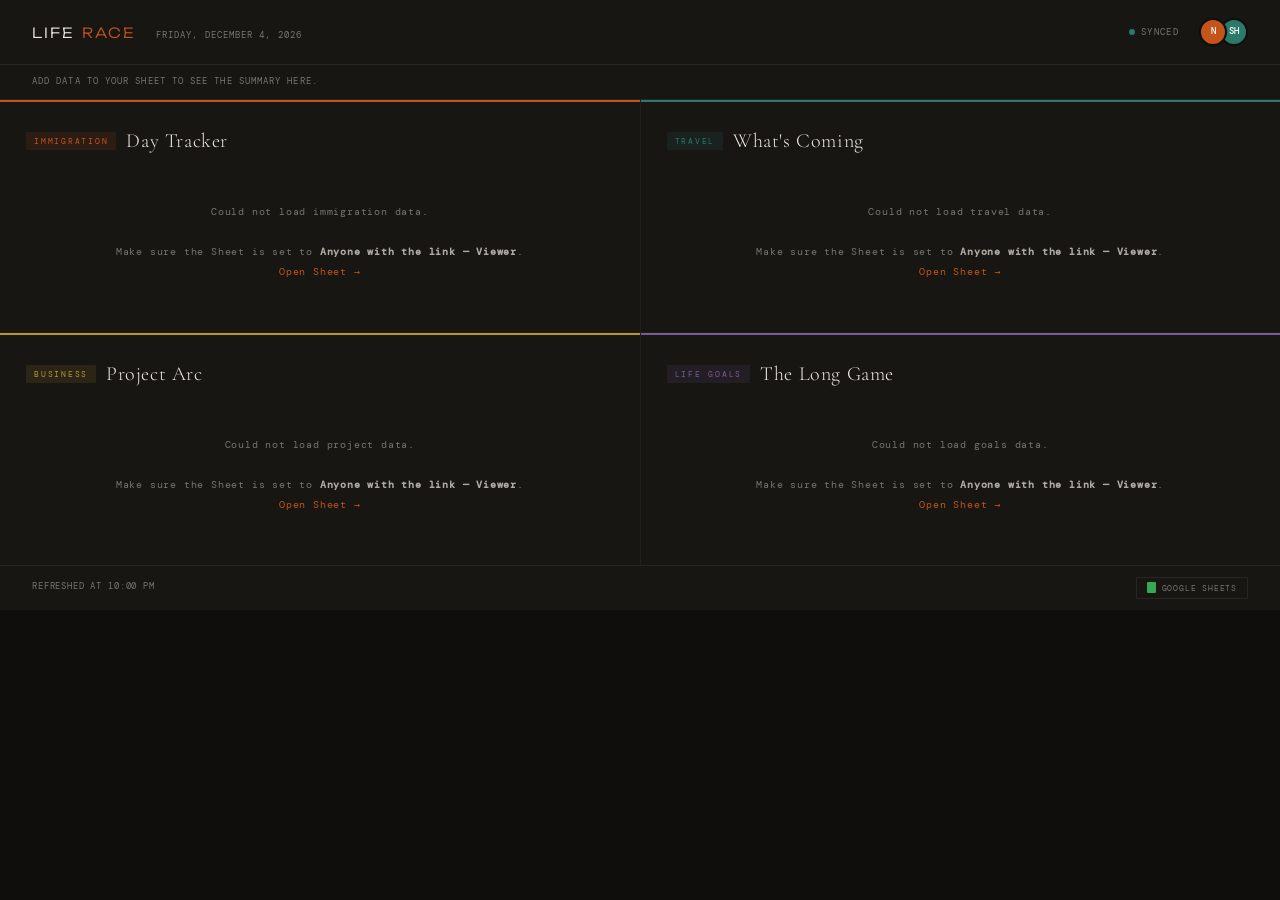
<file: index.html>
<!DOCTYPE html>
<html lang="en">
<head>
<meta charset="UTF-8">
<meta name="viewport" content="width=device-width, initial-scale=1.0">
<title>Life Race</title>
<link rel="preconnect" href="https://fonts.googleapis.com">
<link href="https://fonts.googleapis.com/css2?family=Cormorant+Garamond:ital,wght@0,300;0,400;0,600;1,300;1,400&family=DM+Mono:wght@300;400;500&family=Unbounded:wght@300;400&display=swap" rel="stylesheet">
<style>
  :root {
    --bg:#0F0E0C; --surface:#171613; --surface-2:#1E1C19;
    --border:rgba(255,255,255,0.07); --border-strong:rgba(255,255,255,0.14);
    --text:#EDE8DF; --text-dim:rgba(237,232,223,0.45); --text-mid:rgba(237,232,223,0.7);
    --immigration:#C4541A; --immigration-soft:rgba(196,84,26,0.12);
    --travel:#2A7A6A; --travel-soft:rgba(42,122,106,0.12);
    --gantt:#B8962E; --gantt-soft:rgba(184,150,46,0.12);
    --goals:#7A5A9A; --goals-soft:rgba(122,90,154,0.12);
    --warn:#E53935;
  }
  *{margin:0;padding:0;box-sizing:border-box;}
  body{background:var(--bg);color:var(--text);font-family:'DM Mono',monospace;font-size:12px;min-height:100vh;line-height:1.5;}
  /* HEADER */
  .header{display:flex;align-items:center;justify-content:space-between;padding:18px 32px;border-bottom:1px solid var(--border);background:var(--surface);position:sticky;top:0;z-index:50;}
  .header-left{display:flex;align-items:baseline;gap:20px;}
  .logo{font-family:'Unbounded',sans-serif;font-size:14px;font-weight:300;letter-spacing:0.15em;text-transform:uppercase;}
  .logo span{color:var(--immigration);}
  .header-date{font-size:9px;letter-spacing:0.12em;color:var(--text-dim);text-transform:uppercase;}
  .header-right{display:flex;align-items:center;gap:20px;}
  .avatar-group{display:flex;}
  .avatar{width:28px;height:28px;border-radius:50%;border:2px solid var(--bg);display:flex;align-items:center;justify-content:center;font-size:9px;font-weight:500;}
  .avatar-1{background:var(--immigration);color:#fff;margin-right:-7px;z-index:2;}
  .avatar-2{background:var(--travel);color:#fff;}
  .sync-btn{display:flex;align-items:center;gap:6px;font-size:9px;letter-spacing:0.15em;color:var(--text-dim);text-transform:uppercase;cursor:pointer;transition:color 0.2s;background:none;border:none;font-family:inherit;}
  .sync-btn:hover{color:var(--text);}
  .dot{width:6px;height:6px;border-radius:50%;background:var(--travel);animation:pulse 2s ease-in-out infinite;}
  .dot.loading{background:var(--gantt);animation:none;opacity:0.7;}
  .dot.error{background:var(--warn);animation:none;}
  @keyframes pulse{0%,100%{opacity:1;}50%{opacity:0.4;}}
  /* STATUS BAR */
  .status-bar{background:var(--surface);border-bottom:1px solid var(--border);padding:10px 32px;display:flex;align-items:center;gap:22px;font-size:9px;letter-spacing:0.12em;color:var(--text-dim);text-transform:uppercase;overflow-x:auto;}
  .status-item strong{color:var(--text-mid);}
  .status-item.alert{color:var(--warn);}
  .status-item.alert strong{color:var(--warn);}
  .status-divider{width:1px;height:12px;background:var(--border-strong);flex-shrink:0;}
  /* GRID */
  .dashboard{display:grid;grid-template-columns:1fr 1fr;gap:1px;background:var(--border);}
  /* MODULE */
  .module{background:var(--surface);padding:26px;position:relative;overflow:hidden;animation:fadeIn 0.5s ease forwards;opacity:0;}
  .module:nth-child(1){animation-delay:0.05s;} .module:nth-child(2){animation-delay:0.12s;}
  .module:nth-child(3){animation-delay:0.19s;} .module:nth-child(4){animation-delay:0.26s;}
  @keyframes fadeIn{from{opacity:0;transform:translateY(10px);}to{opacity:1;transform:translateY(0);}}
  .module::before{content:'';position:absolute;top:0;left:0;right:0;height:2px;}
  .module-immigration::before{background:var(--immigration);}
  .module-travel::before{background:var(--travel);}
  .module-gantt::before{background:var(--gantt);}
  .module-goals::before{background:var(--goals);}
  .module-label{display:flex;align-items:center;gap:10px;margin-bottom:22px;}
  .module-tag{font-size:8px;letter-spacing:0.22em;text-transform:uppercase;padding:3px 8px;border-radius:1px;}
  .tag-immigration{background:var(--immigration-soft);color:var(--immigration);}
  .tag-travel{background:var(--travel-soft);color:var(--travel);}
  .tag-gantt{background:var(--gantt-soft);color:var(--gantt);}
  .tag-goals{background:var(--goals-soft);color:var(--goals);}
  .module-title{font-family:'Cormorant Garamond',serif;font-size:20px;font-weight:300;letter-spacing:0.03em;flex:1;}
  .last-sync{font-size:8px;color:var(--text-dim);letter-spacing:0.08em;}
  /* SHIMMER */
  .shimmer{background:linear-gradient(90deg,var(--surface-2) 25%,rgba(255,255,255,0.04) 50%,var(--surface-2) 75%);background-size:200% 100%;animation:shimmer 1.4s infinite;border-radius:2px;height:13px;margin-bottom:9px;}
  @keyframes shimmer{0%{background-position:200% 0;}100%{background-position:-200% 0;}}
  /* ERROR */
  .error-msg{padding:24px;text-align:center;color:var(--text-dim);font-size:10px;letter-spacing:0.08em;line-height:2;}
  .error-msg a{color:var(--immigration);text-decoration:none;}
  .error-msg strong{color:var(--text-mid);}
  /* IMMIGRATION */
  .imm-grid{display:grid;grid-template-columns:1fr 1fr;gap:12px;margin-bottom:20px;}
  .country-block{background:var(--surface-2);border:1px solid var(--border);padding:14px;border-radius:2px;}
  .country-flag{font-size:17px;margin-bottom:7px;}
  .country-name{font-size:8.5px;letter-spacing:0.2em;text-transform:uppercase;color:var(--text-dim);margin-bottom:3px;}
  .country-days{font-family:'Cormorant Garamond',serif;font-size:34px;font-weight:300;line-height:1;margin-bottom:3px;}
  .country-days.warn{color:var(--immigration);} .country-days.ok{color:var(--travel);}
  .country-limit{font-size:8.5px;color:var(--text-dim);}
  .progress-bar{height:3px;background:var(--border-strong);border-radius:2px;margin-top:9px;overflow:hidden;}
  .progress-fill{height:100%;border-radius:2px;transition:width 0.8s ease;}
  .fill-warn{background:var(--immigration);} .fill-ok{background:var(--travel);}
  .imm-log-label{font-size:8px;letter-spacing:0.2em;text-transform:uppercase;color:var(--text-dim);margin-bottom:9px;border-top:1px solid var(--border);padding-top:14px;}
  .imm-entry{display:flex;align-items:center;gap:9px;padding:7px 0;border-bottom:1px solid var(--border);font-size:9.5px;}
  .imm-entry:last-child{border-bottom:none;}
  .imm-flag{font-size:12px;} .imm-who{color:var(--text-mid);min-width:44px;} .imm-dates{color:var(--text-dim);flex:1;}
  .imm-dur{font-family:'Cormorant Garamond',serif;font-size:15px;font-weight:300;}
  /* TRAVEL */
  .travel-timeline{position:relative;padding-left:18px;margin-bottom:18px;}
  .travel-timeline::before{content:'';position:absolute;left:3px;top:8px;bottom:8px;width:1px;background:var(--border-strong);}
  .trip-item{position:relative;margin-bottom:18px;padding-left:14px;}
  .trip-item::before{content:'';position:absolute;left:-15px;top:5px;width:8px;height:8px;border-radius:50%;border:1px solid var(--travel);background:var(--bg);}
  .trip-item.current::before{background:var(--travel);}
  .trip-date{font-size:8.5px;letter-spacing:0.1em;color:var(--text-dim);text-transform:uppercase;margin-bottom:2px;}
  .trip-dest{font-family:'Cormorant Garamond',serif;font-size:17px;font-weight:400;margin-bottom:3px;}
  .trip-meta{display:flex;align-items:center;gap:8px;flex-wrap:wrap;}
  .trip-tag{padding:1px 6px;border-radius:1px;font-size:8px;letter-spacing:0.1em;text-transform:uppercase;}
  .trip-tag-work{background:var(--gantt-soft);color:var(--gantt);}
  .trip-tag-personal{background:var(--travel-soft);color:var(--travel);}
  .trip-tag-both{background:var(--goals-soft);color:var(--goals);}
  .trip-tag-holiday{background:var(--travel-soft);color:var(--travel);}
  .trip-tag-current{background:var(--immigration-soft);color:var(--immigration);}
  .trip-notes{font-size:8.5px;color:var(--text-dim);font-style:italic;}
  .travel-stats{display:grid;grid-template-columns:1fr 1fr 1fr;gap:8px;border-top:1px solid var(--border);padding-top:14px;}
  .stat-block{background:var(--surface-2);padding:10px;border-radius:2px;text-align:center;}
  .stat-num{font-family:'Cormorant Garamond',serif;font-size:24px;font-weight:300;color:var(--travel);display:block;}
  .stat-label{font-size:8px;letter-spacing:0.12em;text-transform:uppercase;color:var(--text-dim);}
  /* GANTT */
  .gantt-header-row{display:grid;margin-bottom:5px;}
  .gantt-month{font-size:7.5px;letter-spacing:0.12em;text-transform:uppercase;color:var(--text-dim);text-align:center;}
  .gantt-row{display:flex;align-items:center;margin-bottom:9px;gap:10px;}
  .gantt-name{font-size:9.5px;color:var(--text-mid);width:130px;flex-shrink:0;white-space:nowrap;overflow:hidden;text-overflow:ellipsis;}
  .gantt-track{flex:1;height:22px;background:var(--surface-2);border-radius:2px;position:relative;overflow:hidden;}
  .gantt-bar{position:absolute;height:100%;border-radius:2px;display:flex;align-items:center;padding:0 7px;font-size:8px;letter-spacing:0.06em;white-space:nowrap;overflow:hidden;}
  .gantt-today{position:absolute;top:0;bottom:0;width:1px;background:rgba(255,255,255,0.25);z-index:2;}
  .gantt-today::before{content:'NOW';position:absolute;top:-14px;left:3px;font-size:6.5px;letter-spacing:0.15em;color:rgba(255,255,255,0.3);}
  .gantt-legend{display:flex;gap:14px;margin-top:14px;border-top:1px solid var(--border);padding-top:12px;flex-wrap:wrap;}
  .legend-item{display:flex;align-items:center;gap:5px;font-size:8.5px;color:var(--text-dim);}
  .legend-dot{width:8px;height:8px;border-radius:1px;}
  .status-active{background:rgba(196,84,26,0.6);color:#fff;}
  .status-planning{background:rgba(184,150,46,0.6);color:#fff;}
  .status-ongoing{background:rgba(122,90,154,0.6);color:#fff;}
  .status-upcoming{background:rgba(42,122,106,0.45);color:rgba(237,232,223,0.8);}
  .status-complete{background:rgba(255,255,255,0.08);color:var(--text-dim);}
  .status-hold{background:rgba(255,255,255,0.05);color:var(--text-dim);}
  /* GOALS */
  .goals-grid{display:grid;grid-template-columns:1fr 1fr;gap:10px;}
  .goal-card{background:var(--surface-2);border:1px solid var(--border);padding:14px;border-radius:2px;position:relative;overflow:hidden;}
  .goal-bar{position:absolute;bottom:0;left:0;right:0;height:2px;background:var(--goals);opacity:0.5;transform-origin:left;transition:transform 0.7s ease;}
  .goal-horizon{font-size:7.5px;letter-spacing:0.2em;text-transform:uppercase;color:var(--goals);margin-bottom:7px;}
  .goal-title{font-family:'Cormorant Garamond',serif;font-size:14px;font-weight:400;line-height:1.3;margin-bottom:6px;}
  .goal-owner{font-size:8px;color:var(--text-dim);letter-spacing:0.08em;margin-bottom:5px;}
  .goal-footer{display:flex;justify-content:space-between;font-size:8.5px;}
  .goal-pct{color:var(--goals);font-weight:500;}
  .goal-next{color:var(--text-dim);font-style:italic;font-size:8px;max-width:120px;white-space:nowrap;overflow:hidden;text-overflow:ellipsis;}
  .goal-add{background:transparent;border:1px dashed var(--border-strong);padding:14px;border-radius:2px;display:flex;align-items:center;justify-content:center;color:var(--text-dim);font-size:8.5px;letter-spacing:0.15em;text-transform:uppercase;gap:6px;}
  /* BOTTOM */
  .bottom-bar{background:var(--surface);border-top:1px solid var(--border);padding:11px 32px;display:flex;align-items:center;font-size:8.5px;letter-spacing:0.1em;color:var(--text-dim);text-transform:uppercase;}
  .sheets-badge{margin-left:auto;display:flex;align-items:center;gap:6px;padding:4px 10px;border:1px solid var(--border);border-radius:1px;font-size:8px;letter-spacing:0.1em;}
  .sheets-icon{width:9px;height:11px;background:#34A853;border-radius:1px;display:inline-block;}
  @media(max-width:860px){.dashboard{grid-template-columns:1fr;}.imm-grid{grid-template-columns:1fr 1fr;}.goals-grid{grid-template-columns:1fr;}}
</style>
</head>
<body>
<div class="header">
  <div class="header-left">
    <div class="logo">Life <span>Race</span></div>
    <div class="header-date" id="headerDate"></div>
  </div>
  <div class="header-right">
    <button class="sync-btn" onclick="loadAll()">
      <span class="dot" id="syncDot"></span>
      <span id="syncLabel">Synced</span>
    </button>
    <div class="avatar-group">
      <div class="avatar avatar-1">N</div>
      <div class="avatar avatar-2">SH</div>
    </div>
  </div>
</div>
<div class="status-bar" id="statusBar">
  <div class="status-item">Loading your data...</div>
</div>
<div class="dashboard">
  <div class="module module-immigration">
    <div class="module-label">
      <span class="module-tag tag-immigration">Immigration</span>
      <span class="module-title">Day Tracker</span>
      <span class="last-sync" id="immSync"></span>
    </div>
    <div id="immContent">
      <div class="shimmer" style="width:100%;height:88px;margin-bottom:12px"></div>
      <div class="shimmer" style="width:80%"></div><div class="shimmer" style="width:60%"></div>
    </div>
  </div>
  <div class="module module-travel">
    <div class="module-label">
      <span class="module-tag tag-travel">Travel</span>
      <span class="module-title">What's Coming</span>
      <span class="last-sync" id="travelSync"></span>
    </div>
    <div id="travelContent">
      <div class="shimmer" style="width:70%"></div>
      <div class="shimmer" style="width:90%"></div>
      <div class="shimmer" style="width:55%"></div>
    </div>
  </div>
  <div class="module module-gantt">
    <div class="module-label">
      <span class="module-tag tag-gantt">Business</span>
      <span class="module-title">Project Arc</span>
      <span class="last-sync" id="ganttSync"></span>
    </div>
    <div id="ganttContent">
      <div class="shimmer" style="width:100%;height:22px;margin-bottom:9px"></div>
      <div class="shimmer" style="width:100%;height:22px;margin-bottom:9px"></div>
      <div class="shimmer" style="width:100%;height:22px;margin-bottom:9px"></div>
    </div>
  </div>
  <div class="module module-goals">
    <div class="module-label">
      <span class="module-tag tag-goals">Life Goals</span>
      <span class="module-title">The Long Game</span>
      <span class="last-sync" id="goalsSync"></span>
    </div>
    <div id="goalsContent">
      <div class="shimmer" style="width:100%;height:80px;margin-bottom:10px"></div>
      <div class="shimmer" style="width:100%;height:80px"></div>
    </div>
  </div>
</div>
<div class="bottom-bar">
  <span id="bottomLeft">Loading...</span>
  <div class="sheets-badge">
    <span class="sheets-icon"></span>
    Google Sheets
  </div>
</div>
<script>
const SHEET_ID = '1ROd9AGUCHXEBxj_q9t9yEvuMy_MzefqXTnSeMK-Njcw';
const LIMIT = 182;
const today = new Date();
today.setHours(0,0,0,0);
function parseDate(v) {
  if (!v) return null;
  const m = String(v).match(/Date\((\d+),(\d+),(\d+)\)/);
  if (m) return new Date(+m[1], +m[2], +m[3]);
  const d = new Date(v);
  return isNaN(d) ? null : d;
}
function fmt(d) {
  if (!d) return '';
  return d.toLocaleDateString('en-GB',{day:'numeric',month:'short',year:'2-digit'});
}
function diff(a,b) {
  if (!a||!b) return 0;
  return Math.max(0, Math.round((b-a)/86400000));
}
async function fetchSheet(tab) {
  const url = `https://docs.google.com/spreadsheets/d/${SHEET_ID}/gviz/tq?tqx=out:json&sheet=${encodeURIComponent(tab)}&tq=select%20*`;
  const res = await fetch(url);
  if (!res.ok) throw new Error('fetch failed');
  const text = await res.text();
  const json = JSON.parse(text.match(/setResponse\(([\s\S]*)\)/)[1]);
  if (!json.table) throw new Error('no table');
  // DEBUG: log raw column headers and first 3 data rows
  console.group(`[LifeRace] Sheet: ${tab}`);
  console.log('COLUMNS:', (json.table.cols||[]).map((c,i)=>i+':'+c.label));
  console.log('TOTAL ROWS:', (json.table.rows||[]).length);
  console.log('ROW 0:', (json.table.rows[0]?.c||[]).map(c=>c?.v));
  console.log('ROW 1:', (json.table.rows[1]?.c||[]).map(c=>c?.v));
  console.log('ROW 2:', (json.table.rows[2]?.c||[]).map(c=>c?.v));
  console.groupEnd();
  const rows = [];
  (json.table.rows||[]).forEach((row,i) => {
    if (i < 4) return; // skip 4 header rows
    const cells = (row.c||[]).map(c=>c?c.v:null);
    if (cells.some(c=>c!==null&&c!=='')) rows.push(cells);
  });
  return rows;
}
function errHTML(msg) {
  return `<div class="error-msg">${msg}<br><br>
    Make sure the Sheet is set to <strong>Anyone with the link — Viewer</strong>.<br>
    <a href="https://docs.google.com/spreadsheets/d/${SHEET_ID}" target="_blank">Open Sheet &#x2192;</a></div>`;
}
function setSyncing() { document.getElementById('syncDot').className='dot loading'; document.getElementById('syncLabel').textContent='Syncing...'; }
function setSynced()  { document.getElementById('syncDot').className='dot'; document.getElementById('syncLabel').textContent='Synced'; }
function setError()   { document.getElementById('syncDot').className='dot error'; document.getElementById('syncLabel').textContent='Error — check sharing'; }
// ── IMMIGRATION ──────────────────────────────────────────────────────────
async function loadImmigration() {
  try {
    const rows = await fetchSheet('🛂 Immigration');
    // cols: 1=Person,2=CountryText,3=CountryDrop,4=Arrival,5=Departure,6=Days,7=Notes

    // Read pre-computed totals from Immigration tab M5 (US) and M6 (Canada)
    const totalsUrl = `https://docs.google.com/spreadsheets/d/${SHEET_ID}/gviz/tq?tqx=out:json&sheet=${encodeURIComponent('🛂 Immigration')}&range=M5:M6`;
    const totalsRes = await fetch(totalsUrl);
    const totalsText = await totalsRes.text();
    const totalsJson = JSON.parse(totalsText.match(/setResponse\(([\s\S]*)\)/)[1]);
    const totalsRows = totalsJson.table ? (totalsJson.table.rows||[]) : [];
    const usUsed = Math.round(parseFloat(totalsRows[0]?.c?.[0]?.v) || 0);
    const caUsed = Math.round(parseFloat(totalsRows[1]?.c?.[0]?.v) || 0);

    const stays = [];
    rows.forEach(r => {
      const person  = r[1]||'';
      const country = r[3]||r[2]||'';
      const arrival = parseDate(r[4]);
      const depart  = parseDate(r[5]);
      if (!arrival) return;
      const dep = depart||today;
      const days = diff(arrival, dep);
      stays.push({person,country,arrival,depart,days,notes:r[7]||''});
    });
    const usPct  = usUsed/LIMIT;
    const caPct  = caUsed/LIMIT;
    const recent = stays.filter(s=>s.arrival).sort((a,b)=>b.arrival-a.arrival).slice(0,4);
    let html = `<div class="imm-grid">
      <div class="country-block">
        <div class="country-flag">&#x1F1FA;&#x1F1F8;</div>
        <div class="country-name">United States</div>
        <div class="country-days ${usPct>0.8?'warn':'ok'}">${usUsed}</div>
        <div class="country-limit">of ${LIMIT} days this year</div>
        <div class="progress-bar"><div class="progress-fill ${usPct>0.8?'fill-warn':'fill-ok'}" style="width:${Math.min(usPct*100,100).toFixed(1)}%"></div></div>
      </div>
      <div class="country-block">
        <div class="country-flag">&#x1F1E8;&#x1F1E6;</div>
        <div class="country-name">Canada</div>
        <div class="country-days ${caPct>0.8?'warn':'ok'}">${caUsed}</div>
        <div class="country-limit">of ${LIMIT} days this year</div>
        <div class="progress-bar"><div class="progress-fill ${caPct>0.8?'fill-warn':'fill-ok'}" style="width:${Math.min(caPct*100,100).toFixed(1)}%"></div></div>
      </div>
    </div>
    <div class="imm-log-label">Recent stays</div>`;
    recent.forEach(s => {
      const flag = s.country.includes('Canada')?'&#x1F1E8;&#x1F1E6;':s.country.includes('United')?'&#x1F1FA;&#x1F1F8;':'&#x1F30D;';
      html += `<div class="imm-entry">
        <span class="imm-flag">${flag}</span>
        <span class="imm-who">${s.person||'&#x2014;'}</span>
        <span class="imm-dates">${fmt(s.arrival)} &#x2013; ${s.depart?fmt(s.depart):'Present'}</span>
        <span class="imm-dur">${s.days}d</span>
      </div>`;
    });
    document.getElementById('immContent').innerHTML = html;
    document.getElementById('immSync').textContent = 'Live';
    return { usUsed, caUsed, usLeft:LIMIT-usUsed, caLeft:LIMIT-caUsed, usPct };
  } catch(e) {
    document.getElementById('immContent').innerHTML = errHTML('Could not load immigration data.');
    return null;
  }
}
// ── TRAVEL ───────────────────────────────────────────────────────────────
async function loadTravel() {
  try {
    const rows = await fetchSheet('✈️ Travel');
    // cols: 1=Traveler,2=Destination,3=Departure,4=Return,5=Type,6=Nights,7=Notes
    const trips = rows.map(r=>({
      traveler: r[1]||'',
      dest:     r[2]||'',
      dep:      parseDate(r[3]),
      ret:      parseDate(r[4]),
      type:     (r[5]||'').toLowerCase(),
      notes:    r[7]||''
    })).filter(t=>t.dest&&t.dep);
    trips.sort((a,b)=>a.dep-b.dep);
    const upcoming = trips.filter(t=>!t.ret||t.ret>=today);
    const totalNights = trips.reduce((s,t)=>s+(t.ret&&t.dep?diff(t.dep,t.ret):0),0);
    const countrySet = new Set(trips.map(t=>t.dest.split(',').pop().trim()));
    let html = '<div class="travel-timeline">';
    const show = upcoming.slice(0,5);
    if (!show.length) {
      html += '<div style="color:var(--text-dim);font-size:10px;padding:16px 0 16px 14px;">No upcoming trips logged yet.</div>';
    }
    show.forEach(t => {
      const isCurrent = t.dep<=today&&(!t.ret||t.ret>=today);
      const nights = t.ret?diff(t.dep,t.ret):null;
      const typeKey = t.type.replace(/\s+/g,'-')||'personal';
      html += `<div class="trip-item ${isCurrent?'current':''}">
        <div class="trip-date">${fmt(t.dep)}${t.ret?' &#x2014; '+fmt(t.ret):''}</div>
        <div class="trip-dest">${t.dest}</div>
        <div class="trip-meta">
          ${isCurrent?'<span class="trip-tag trip-tag-current">Current</span>':`<span class="trip-tag trip-tag-${typeKey}">${t.type||'Trip'}</span>`}
          ${nights?`<span class="trip-notes">${nights} nights</span>`:''}
          ${t.notes?`<span class="trip-notes">${t.notes}</span>`:''}
        </div>
      </div>`;
    });
    html += `</div>
    <div class="travel-stats">
      <div class="stat-block"><span class="stat-num">${upcoming.length}</span><span class="stat-label">Upcoming</span></div>
      <div class="stat-block"><span class="stat-num">${countrySet.size}</span><span class="stat-label">Countries</span></div>
      <div class="stat-block"><span class="stat-num">${totalNights}</span><span class="stat-label">Nights planned</span></div>
    </div>`;
    document.getElementById('travelContent').innerHTML = html;
    document.getElementById('travelSync').textContent = 'Live';
    return { nextTrip: upcoming[0]||null };
  } catch(e) {
    document.getElementById('travelContent').innerHTML = errHTML('Could not load travel data.');
    return null;
  }
}
// ── PROJECTS ─────────────────────────────────────────────────────────────
async function loadProjects() {
  try {
    const rows = await fetchSheet('📋 Projects');
    // cols: 1=Lead,2=Name,3=Start,4=End,5=Status,6=Duration,7=Notes
    const projects = rows.map(r=>({
      lead:   r[1]||'',
      name:   r[2]||'',
      start:  parseDate(r[3]),
      end:    parseDate(r[4]),
      status: (r[5]||'active').toLowerCase(),
      notes:  r[7]||''
    })).filter(p=>p.name&&p.start);
    const winStart = new Date(today.getFullYear(),today.getMonth(),1);
    const winEnd   = new Date(today.getFullYear(),today.getMonth()+6,0);
    const winDays  = diff(winStart,winEnd);
    const todayPct = (diff(winStart,today)/winDays*100).toFixed(1);
    const months = [];
    for(let m=0;m<6;m++){
      const d = new Date(winStart.getFullYear(),winStart.getMonth()+m,1);
      months.push(d.toLocaleDateString('en-US',{month:'short'}));
    }
    const statusClass = {
      'active':'status-active','planning':'status-planning','ongoing':'status-ongoing',
      'upcoming':'status-upcoming','complete':'status-complete','on hold':'status-hold'
    };
    let html = `<div class="gantt-header-row" style="display:grid;grid-template-columns:130px repeat(6,1fr);margin-bottom:6px;">
      <div></div>${months.map(m=>`<div class="gantt-month">${m}</div>`).join('')}
    </div>`;
    projects.slice(0,7).forEach(p=>{
      const s = p.start<winStart?winStart:p.start;
      const e = !p.end||p.end>winEnd?winEnd:p.end;
      const left = Math.max(0,diff(winStart,s)/winDays*100);
      const width = Math.min(100-left,Math.max(4,diff(s,e)/winDays*100));
      const cls = statusClass[p.status]||'status-active';
      html += `<div class="gantt-row">
        <div class="gantt-name" title="${p.lead?p.lead+': ':'' }${p.name}">${p.name}</div>
        <div class="gantt-track">
          <div class="gantt-today" style="left:${todayPct}%"></div>
          <div class="gantt-bar ${cls}" style="left:${left.toFixed(1)}%;width:${width.toFixed(1)}%">${p.name}</div>
        </div>
      </div>`;
    });
    html += `<div class="gantt-legend">
      <div class="legend-item"><div class="legend-dot" style="background:rgba(196,84,26,0.6)"></div>Active</div>
      <div class="legend-item"><div class="legend-dot" style="background:rgba(184,150,46,0.6)"></div>Planning</div>
      <div class="legend-item"><div class="legend-dot" style="background:rgba(42,122,106,0.45)"></div>Upcoming</div>
      <div class="legend-item"><div class="legend-dot" style="background:rgba(122,90,154,0.6)"></div>Ongoing</div>
    </div>`;
    document.getElementById('ganttContent').innerHTML = html;
    document.getElementById('ganttSync').textContent = 'Live';
    return { activeCount: projects.filter(p=>p.status==='active').length };
  } catch(e) {
    document.getElementById('ganttContent').innerHTML = errHTML('Could not load project data.');
    return null;
  }
}
// ── GOALS ────────────────────────────────────────────────────────────────
async function loadGoals() {
  try {
    const rows = await fetchSheet('🎯 Goals');
    // cols: 1=Owner,2=Goal,3=Horizon,4=Progress,5=TargetDate,6=Notes
    const goals = rows.map(r=>({
      owner:    r[1]||'',
      goal:     r[2]||'',
      horizon:  r[3]||'',
      progress: parseFloat(r[4])||0,
      notes:    r[6]||''
    })).filter(g=>g.goal);
    let html = '<div class="goals-grid">';
    goals.slice(0,6).forEach(g=>{
      const pct = Math.min(100,Math.round(g.progress<=1?g.progress*100:g.progress));
      html += `<div class="goal-card">
        <div class="goal-bar" style="transform:scaleX(${pct/100})"></div>
        <div class="goal-horizon">${g.horizon}</div>
        <div class="goal-title">${g.goal}</div>
        <div class="goal-owner">${g.owner}</div>
        <div class="goal-footer">
          <span class="goal-pct">${pct}%</span>
          <span class="goal-next">${g.notes}</span>
        </div>
      </div>`;
    });
    if(goals.length<4) html+='<div class="goal-add">+ Add goals in Sheet</div>';
    html+='</div>';
    document.getElementById('goalsContent').innerHTML = html;
    document.getElementById('goalsSync').textContent = 'Live';
    return { total:goals.length, inMotion:goals.filter(g=>{const p=g.progress<=1?g.progress*100:g.progress;return p>10;}).length };
  } catch(e) {
    document.getElementById('goalsContent').innerHTML = errHTML('Could not load goals data.');
    return null;
  }
}
// ── STATUS BAR ───────────────────────────────────────────────────────────
function buildStatus(imm,travel,projects,goals) {
  const parts = [];
  if(imm){
    if(imm.usPct>0.8) parts.push(`<div class="status-item alert">&#x26A0; US: <strong>${imm.usLeft} days left</strong></div><div class="status-divider"></div>`);
    else parts.push(`<div class="status-item">&#x1F1FA;&#x1F1F8; US: <strong>${imm.usLeft} days left</strong></div><div class="status-divider"></div>`);
    parts.push(`<div class="status-item">&#x1F1E8;&#x1F1E6; CA: <strong>${imm.caLeft} days left</strong></div><div class="status-divider"></div>`);
  }
  if(travel&&travel.nextTrip){
    const t=travel.nextTrip;
    const da=diff(today,t.dep);
    const when=da===0?'Today':da===1?'Tomorrow':`in ${da} days`;
    parts.push(`<div class="status-item">Next trip: <strong>${t.dest.split(',')[0]} &#x2014; ${when}</strong></div><div class="status-divider"></div>`);
  }
  if(projects) parts.push(`<div class="status-item">Active projects: <strong>${projects.activeCount}</strong></div><div class="status-divider"></div>`);
  if(goals)    parts.push(`<div class="status-item">Goals in motion: <strong>${goals.inMotion} of ${goals.total}</strong></div>`);
  document.getElementById('statusBar').innerHTML = parts.join('')||'<div class="status-item">Add data to your Sheet to see the summary here.</div>';
  document.getElementById('bottomLeft').textContent = `Refreshed at ${new Date().toLocaleTimeString('en-US',{hour:'2-digit',minute:'2-digit'})}`;
}
// ── LOAD ALL ─────────────────────────────────────────────────────────────
async function loadAll() {
  setSyncing();
  try {
    const [imm,travel,projects,goals] = await Promise.all([
      loadImmigration(), loadTravel(), loadProjects(), loadGoals()
    ]);
    buildStatus(imm,travel,projects,goals);
    setSynced();
  } catch(e) {
    setError();
  }
}
// ── INIT ─────────────────────────────────────────────────────────────────
const DAYS=['Sunday','Monday','Tuesday','Wednesday','Thursday','Friday','Saturday'];
const MONTHS=['January','February','March','April','May','June','July','August','September','October','November','December'];
document.getElementById('headerDate').textContent=`${DAYS[today.getDay()]}, ${MONTHS[today.getMonth()]} ${today.getDate()}, ${today.getFullYear()}`;
loadAll();
setInterval(loadAll, 5*60*1000);
</script>
</body>
</html>
</file>
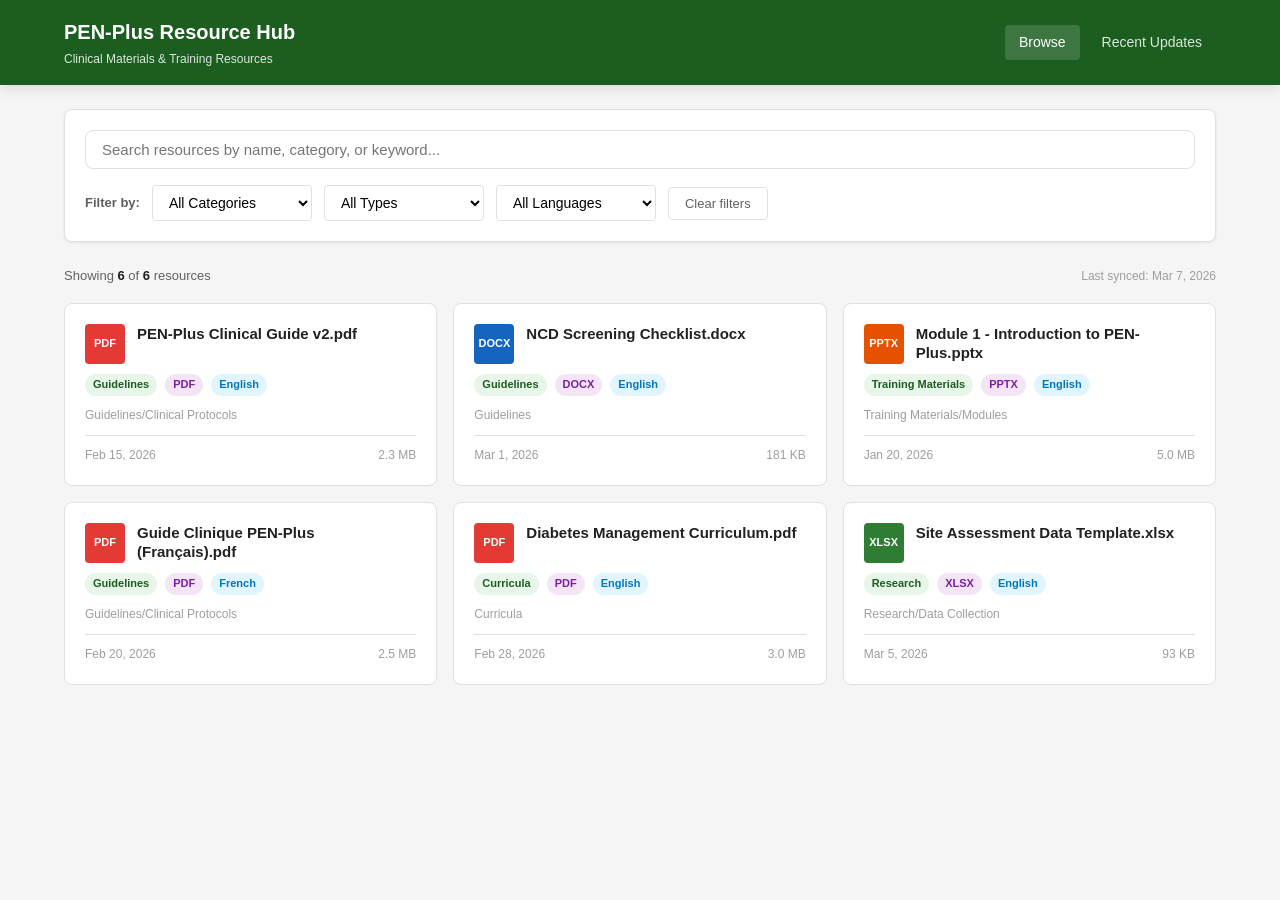
<file: clinical-resources/index.html>
<!DOCTYPE html>
<html lang="en">
<head>
  <meta charset="UTF-8">
  <meta name="viewport" content="width=device-width, initial-scale=1.0">
  <title>PEN-Plus Clinical Resource Hub</title>
  <link rel="stylesheet" href="css/styles.css">
</head>
<body>
  <header class="site-header">
    <div class="header-inner">
      <div>
        <div class="site-title"><a href="index.html">PEN-Plus Resource Hub</a></div>
        <div class="site-subtitle">Clinical Materials &amp; Training Resources</div>
      </div>
      <nav>
        <a href="index.html" class="active">Browse</a>
        <a href="updates.html">Recent Updates</a>
      </nav>
    </div>
  </header>

  <main class="container">
    <!-- Controls -->
    <div class="controls">
      <div class="search-row">
        <input type="text" id="search-input" class="search-input"
               placeholder="Search resources by name, category, or keyword...">
      </div>
      <div class="filter-row">
        <label>Filter by:</label>
        <select id="filter-category" class="filter-select" data-default="All Categories"></select>
        <select id="filter-type" class="filter-select" data-default="All Types"></select>
        <select id="filter-language" class="filter-select" data-default="All Languages"></select>
        <button id="btn-clear" class="btn-clear">Clear filters</button>
      </div>
    </div>

    <!-- Stats -->
    <div class="stats-bar">
      <span id="stats-count"></span>
      <span id="sync-info" class="sync-info"></span>
    </div>

    <!-- Loading -->
    <div id="loading" class="loading">
      <div class="spinner"></div>
      <p>Loading resources...</p>
    </div>

    <!-- Resource Grid -->
    <div id="resource-grid" class="resource-grid"></div>
  </main>

  <script src="js/app.js"></script>
  <script>ResourceHub.initBrowsePage();</script>
</body>
</html>
</file>
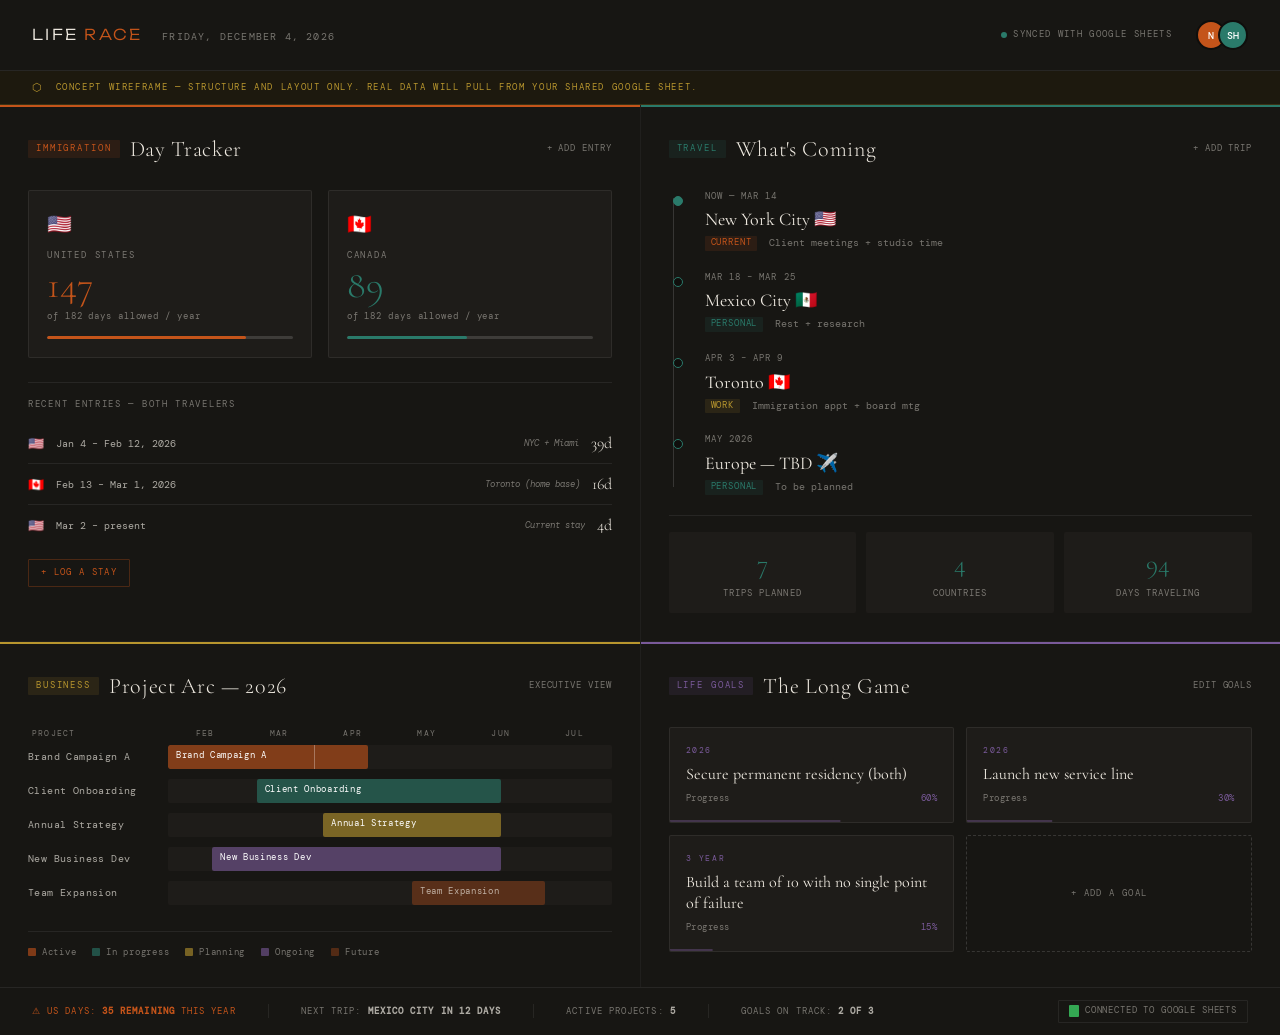
<file: life-race-wireframe.html>
<!DOCTYPE html>
<html lang="en">
<head>
<meta charset="UTF-8">
<meta name="viewport" content="width=device-width, initial-scale=1.0">
<title>Life Race — Wireframe</title>
<link rel="preconnect" href="https://fonts.googleapis.com">
<link href="https://fonts.googleapis.com/css2?family=Cormorant+Garamond:ital,wght@0,300;0,400;0,600;1,300;1,400&family=DM+Mono:wght@300;400;500&family=Unbounded:wght@300;400&display=swap" rel="stylesheet">
<style>
  :root {
    --bg: #0F0E0C;
    --surface: #171613;
    --surface-2: #1E1C19;
    --border: rgba(255,255,255,0.07);
    --border-strong: rgba(255,255,255,0.14);
    --text: #EDE8DF;
    --text-dim: rgba(237,232,223,0.45);
    --text-mid: rgba(237,232,223,0.7);
    /* Module accent colors */
    --immigration: #C4541A;
    --immigration-soft: rgba(196,84,26,0.12);
    --travel: #2A7A6A;
    --travel-soft: rgba(42,122,106,0.12);
    --gantt: #B8962E;
    --gantt-soft: rgba(184,150,46,0.12);
    --goals: #7A5A9A;
    --goals-soft: rgba(122,90,154,0.12);
  }
  * { margin: 0; padding: 0; box-sizing: border-box; }
  body {
    background: var(--bg);
    color: var(--text);
    font-family: 'DM Mono', monospace;
    font-size: 12px;
    min-height: 100vh;
    line-height: 1.5;
  }
  /* HEADER */
  .header {
    display: flex;
    align-items: center;
    justify-content: space-between;
    padding: 20px 32px;
    border-bottom: 1px solid var(--border);
    background: var(--surface);
  }
  .header-left {
    display: flex;
    align-items: baseline;
    gap: 20px;
  }
  .logo {
    font-family: 'Unbounded', sans-serif;
    font-size: 15px;
    font-weight: 300;
    letter-spacing: 0.15em;
    text-transform: uppercase;
    color: var(--text);
  }
  .logo span {
    color: var(--immigration);
  }
  .header-date {
    font-size: 10px;
    letter-spacing: 0.12em;
    color: var(--text-dim);
    text-transform: uppercase;
  }
  .header-right {
    display: flex;
    align-items: center;
    gap: 24px;
  }
  .avatar-group {
    display: flex;
    align-items: center;
    gap: -4px;
  }
  .avatar {
    width: 30px;
    height: 30px;
    border-radius: 50%;
    border: 2px solid var(--bg);
    display: flex;
    align-items: center;
    justify-content: center;
    font-size: 10px;
    font-weight: 500;
    letter-spacing: 0.05em;
  }
  .avatar-1 { background: var(--immigration); color: #fff; margin-right: -8px; }
  .avatar-2 { background: var(--travel); color: #fff; }
  .live-dot {
    display: flex;
    align-items: center;
    gap: 6px;
    font-size: 9px;
    letter-spacing: 0.15em;
    color: var(--text-dim);
    text-transform: uppercase;
  }
  .dot {
    width: 6px;
    height: 6px;
    border-radius: 50%;
    background: var(--travel);
    animation: pulse 2s ease-in-out infinite;
  }
  @keyframes pulse {
    0%, 100% { opacity: 1; }
    50% { opacity: 0.4; }
  }
  /* WIREFRAME LABEL */
  .wireframe-banner {
    background: rgba(184,150,46,0.08);
    border-bottom: 1px solid rgba(184,150,46,0.2);
    padding: 8px 32px;
    display: flex;
    align-items: center;
    gap: 12px;
    font-size: 9px;
    letter-spacing: 0.18em;
    text-transform: uppercase;
    color: var(--gantt);
  }
  .wireframe-banner::before {
    content: '⬡';
    font-size: 11px;
  }
  /* MAIN LAYOUT */
  .dashboard {
    display: grid;
    grid-template-columns: 1fr 1fr;
    grid-template-rows: auto auto;
    gap: 1px;
    background: var(--border);
    min-height: calc(100vh - 100px);
  }
  /* MODULE BASE */
  .module {
    background: var(--surface);
    padding: 28px;
    position: relative;
    overflow: hidden;
  }
  .module::before {
    content: '';
    position: absolute;
    top: 0;
    left: 0;
    right: 0;
    height: 2px;
  }
  .module-immigration::before { background: var(--immigration); }
  .module-travel::before { background: var(--travel); }
  .module-gantt::before { background: var(--gantt); }
  .module-goals::before { background: var(--goals); }
  .module-label {
    display: flex;
    align-items: center;
    gap: 10px;
    margin-bottom: 24px;
  }
  .module-tag {
    font-size: 8.5px;
    letter-spacing: 0.22em;
    text-transform: uppercase;
    padding: 3px 8px;
    border-radius: 1px;
  }
  .tag-immigration { background: var(--immigration-soft); color: var(--immigration); }
  .tag-travel { background: var(--travel-soft); color: var(--travel); }
  .tag-gantt { background: var(--gantt-soft); color: var(--gantt); }
  .tag-goals { background: var(--goals-soft); color: var(--goals); }
  .module-title {
    font-family: 'Cormorant Garamond', serif;
    font-size: 22px;
    font-weight: 300;
    letter-spacing: 0.03em;
    color: var(--text);
    flex: 1;
  }
  .module-note {
    font-size: 9px;
    letter-spacing: 0.1em;
    color: var(--text-dim);
    text-transform: uppercase;
    cursor: pointer;
    transition: color 0.2s;
  }
  .module-note:hover { color: var(--text-mid); }
  /* ---- IMMIGRATION MODULE ---- */
  .imm-grid {
    display: grid;
    grid-template-columns: 1fr 1fr;
    gap: 16px;
    margin-bottom: 24px;
  }
  .country-block {
    background: var(--surface-2);
    border: 1px solid var(--border);
    padding: 18px;
    border-radius: 2px;
    position: relative;
  }
  .country-flag {
    font-size: 20px;
    margin-bottom: 10px;
  }
  .country-name {
    font-size: 9px;
    letter-spacing: 0.2em;
    text-transform: uppercase;
    color: var(--text-dim);
    margin-bottom: 4px;
  }
  .country-days {
    font-family: 'Cormorant Garamond', serif;
    font-size: 38px;
    font-weight: 300;
    line-height: 1;
    margin-bottom: 6px;
  }
  .country-days.warn { color: var(--immigration); }
  .country-days.ok { color: var(--travel); }
  .country-limit {
    font-size: 9px;
    color: var(--text-dim);
    letter-spacing: 0.1em;
  }
  .progress-bar {
    height: 3px;
    background: var(--border-strong);
    border-radius: 2px;
    margin-top: 12px;
    overflow: hidden;
  }
  .progress-fill {
    height: 100%;
    border-radius: 2px;
    transition: width 0.6s ease;
  }
  .fill-warn { background: var(--immigration); }
  .fill-ok { background: var(--travel); }
  .imm-log {
    border-top: 1px solid var(--border);
    padding-top: 16px;
  }
  .imm-log-label {
    font-size: 8.5px;
    letter-spacing: 0.2em;
    text-transform: uppercase;
    color: var(--text-dim);
    margin-bottom: 12px;
  }
  .imm-entry {
    display: flex;
    align-items: center;
    gap: 12px;
    padding: 8px 0;
    border-bottom: 1px solid var(--border);
    font-size: 10px;
  }
  .imm-entry:last-child { border-bottom: none; }
  .imm-flag { font-size: 13px; }
  .imm-dates { color: var(--text-mid); flex: 1; }
  .imm-dur {
    font-family: 'Cormorant Garamond', serif;
    font-size: 16px;
    font-weight: 300;
    color: var(--text);
  }
  .imm-note-inline {
    font-size: 9px;
    color: var(--text-dim);
    font-style: italic;
  }
  .add-btn {
    display: inline-flex;
    align-items: center;
    gap: 6px;
    margin-top: 14px;
    font-size: 9px;
    letter-spacing: 0.15em;
    text-transform: uppercase;
    color: var(--immigration);
    cursor: pointer;
    border: 1px solid rgba(196,84,26,0.3);
    padding: 6px 12px;
    border-radius: 1px;
    transition: all 0.2s;
  }
  .add-btn:hover { background: var(--immigration-soft); }
  /* ---- TRAVEL MODULE ---- */
  .travel-timeline {
    position: relative;
    padding-left: 20px;
    margin-bottom: 20px;
  }
  .travel-timeline::before {
    content: '';
    position: absolute;
    left: 4px;
    top: 8px;
    bottom: 8px;
    width: 1px;
    background: var(--border-strong);
  }
  .trip-item {
    position: relative;
    margin-bottom: 20px;
    padding-left: 16px;
  }
  .trip-item::before {
    content: '';
    position: absolute;
    left: -16px;
    top: 6px;
    width: 8px;
    height: 8px;
    border-radius: 50%;
    border: 1px solid var(--travel);
    background: var(--bg);
  }
  .trip-item.current::before {
    background: var(--travel);
  }
  .trip-date {
    font-size: 9px;
    letter-spacing: 0.12em;
    color: var(--text-dim);
    text-transform: uppercase;
    margin-bottom: 3px;
  }
  .trip-dest {
    font-family: 'Cormorant Garamond', serif;
    font-size: 18px;
    font-weight: 400;
    margin-bottom: 3px;
  }
  .trip-meta {
    font-size: 9.5px;
    color: var(--text-dim);
    display: flex;
    gap: 12px;
  }
  .trip-tag {
    padding: 1px 6px;
    border-radius: 1px;
    font-size: 8.5px;
    letter-spacing: 0.1em;
    text-transform: uppercase;
  }
  .trip-tag-work { background: var(--gantt-soft); color: var(--gantt); }
  .trip-tag-personal { background: var(--travel-soft); color: var(--travel); }
  .trip-tag-current { background: var(--immigration-soft); color: var(--immigration); }
  .year-counter {
    display: grid;
    grid-template-columns: 1fr 1fr 1fr;
    gap: 10px;
    border-top: 1px solid var(--border);
    padding-top: 16px;
    margin-top: 4px;
  }
  .year-stat {
    background: var(--surface-2);
    padding: 12px;
    border-radius: 2px;
    text-align: center;
  }
  .year-stat-num {
    font-family: 'Cormorant Garamond', serif;
    font-size: 26px;
    font-weight: 300;
    display: block;
    color: var(--travel);
  }
  .year-stat-label {
    font-size: 8.5px;
    letter-spacing: 0.12em;
    text-transform: uppercase;
    color: var(--text-dim);
  }
  /* ---- GANTT MODULE ---- */
  .gantt-wrap {
    overflow-x: auto;
  }
  .gantt-months {
    display: grid;
    grid-template-columns: 140px repeat(6, 1fr);
    gap: 0;
    margin-bottom: 6px;
  }
  .gantt-month {
    font-size: 8px;
    letter-spacing: 0.15em;
    text-transform: uppercase;
    color: var(--text-dim);
    text-align: center;
    padding: 0 4px;
  }
  .gantt-month:first-child { text-align: left; }
  .gantt-today-line {
    position: relative;
  }
  .gantt-row {
    display: grid;
    grid-template-columns: 140px repeat(6, 1fr);
    gap: 0;
    margin-bottom: 10px;
    align-items: center;
  }
  .gantt-project-name {
    font-size: 10px;
    color: var(--text-mid);
    letter-spacing: 0.04em;
    padding-right: 12px;
    white-space: nowrap;
    overflow: hidden;
    text-overflow: ellipsis;
  }
  .gantt-cells {
    grid-column: 2 / -1;
    display: grid;
    grid-template-columns: repeat(6, 1fr);
    height: 24px;
    background: var(--surface-2);
    border-radius: 2px;
    position: relative;
    overflow: hidden;
  }
  .gantt-bar {
    position: absolute;
    height: 100%;
    border-radius: 2px;
    display: flex;
    align-items: center;
    padding: 0 8px;
    font-size: 8.5px;
    letter-spacing: 0.08em;
    white-space: nowrap;
    overflow: hidden;
    text-overflow: ellipsis;
  }
  .bar-1 { background: rgba(196,84,26,0.6); color: #fff; left: 0; width: 45%; }
  .bar-2 { background: rgba(42,122,106,0.6); color: #fff; left: 20%; width: 55%; }
  .bar-3 { background: rgba(184,150,46,0.6); color: #fff; left: 35%; width: 40%; }
  .bar-4 { background: rgba(122,90,154,0.6); color: #fff; left: 10%; width: 65%; }
  .bar-5 { background: rgba(196,84,26,0.35); color: var(--text-mid); left: 55%; width: 30%; }
  .gantt-today {
    position: absolute;
    top: 0;
    bottom: 0;
    width: 1px;
    background: rgba(255,255,255,0.3);
    left: 33%;
    z-index: 2;
  }
  .gantt-today::before {
    content: 'TODAY';
    position: absolute;
    top: -16px;
    left: 4px;
    font-size: 7px;
    letter-spacing: 0.15em;
    color: rgba(255,255,255,0.4);
  }
  .gantt-legend {
    display: flex;
    gap: 16px;
    margin-top: 16px;
    flex-wrap: wrap;
    border-top: 1px solid var(--border);
    padding-top: 14px;
  }
  .legend-item {
    display: flex;
    align-items: center;
    gap: 6px;
    font-size: 9px;
    color: var(--text-dim);
    letter-spacing: 0.08em;
  }
  .legend-dot {
    width: 8px;
    height: 8px;
    border-radius: 1px;
  }
  /* ---- GOALS MODULE ---- */
  .goals-grid {
    display: grid;
    grid-template-columns: 1fr 1fr;
    gap: 12px;
  }
  .goal-card {
    background: var(--surface-2);
    border: 1px solid var(--border);
    padding: 16px;
    border-radius: 2px;
    position: relative;
    overflow: hidden;
  }
  .goal-card::after {
    content: '';
    position: absolute;
    bottom: 0;
    left: 0;
    right: 0;
    height: 2px;
    background: var(--goals);
    opacity: 0.4;
    transform: scaleX(var(--progress, 0.5));
    transform-origin: left;
    transition: transform 0.6s ease;
  }
  .goal-horizon {
    font-size: 8px;
    letter-spacing: 0.2em;
    text-transform: uppercase;
    color: var(--goals);
    margin-bottom: 8px;
  }
  .goal-title {
    font-family: 'Cormorant Garamond', serif;
    font-size: 16px;
    font-weight: 400;
    line-height: 1.3;
    margin-bottom: 8px;
    color: var(--text);
  }
  .goal-progress-label {
    font-size: 9px;
    color: var(--text-dim);
    letter-spacing: 0.06em;
    display: flex;
    justify-content: space-between;
  }
  .goal-progress-label span { color: var(--goals); }
  .goal-add {
    background: transparent;
    border: 1px dashed var(--border-strong);
    padding: 16px;
    border-radius: 2px;
    display: flex;
    align-items: center;
    justify-content: center;
    cursor: pointer;
    color: var(--text-dim);
    font-size: 9px;
    letter-spacing: 0.15em;
    text-transform: uppercase;
    transition: all 0.2s;
    gap: 8px;
  }
  .goal-add:hover {
    border-color: var(--goals);
    color: var(--goals);
    background: var(--goals-soft);
  }
  /* BOTTOM STATUS BAR */
  .status-bar {
    background: var(--surface);
    border-top: 1px solid var(--border);
    padding: 12px 32px;
    display: flex;
    align-items: center;
    gap: 32px;
    font-size: 9px;
    letter-spacing: 0.12em;
    color: var(--text-dim);
    text-transform: uppercase;
  }
  .status-item strong { color: var(--text-mid); }
  .status-item.alert { color: var(--immigration); }
  .status-item.alert strong { color: var(--immigration); }
  .status-divider {
    width: 1px;
    height: 14px;
    background: var(--border);
  }
  .status-bar-right {
    margin-left: auto;
    display: flex;
    align-items: center;
    gap: 8px;
  }
  .sheets-badge {
    display: flex;
    align-items: center;
    gap: 6px;
    padding: 4px 10px;
    border: 1px solid var(--border);
    border-radius: 1px;
    font-size: 8.5px;
    letter-spacing: 0.1em;
  }
  .sheets-icon {
    width: 10px;
    height: 12px;
    background: #34A853;
    border-radius: 1px;
    display: inline-block;
  }
  /* ANNOTATIONS */
  .annotation {
    position: absolute;
    font-size: 8.5px;
    letter-spacing: 0.08em;
    color: var(--gantt);
    background: rgba(184,150,46,0.08);
    border: 1px solid rgba(184,150,46,0.2);
    padding: 4px 8px;
    border-radius: 1px;
    max-width: 160px;
    line-height: 1.4;
    pointer-events: none;
  }
  .annotation::before {
    content: '↳ ';
    opacity: 0.6;
  }
  /* ENTRY ANIMATIONS */
  .module {
    animation: fadeIn 0.4s ease forwards;
    opacity: 0;
  }
  .module:nth-child(1) { animation-delay: 0.05s; }
  .module:nth-child(2) { animation-delay: 0.12s; }
  .module:nth-child(3) { animation-delay: 0.19s; }
  .module:nth-child(4) { animation-delay: 0.26s; }
  @keyframes fadeIn {
    from { opacity: 0; transform: translateY(8px); }
    to { opacity: 1; transform: translateY(0); }
  }
  @media (max-width: 900px) {
    .dashboard { grid-template-columns: 1fr; }
    .imm-grid { grid-template-columns: 1fr 1fr; }
    .goals-grid { grid-template-columns: 1fr; }
  }
</style>
</head>
<body>
<!-- HEADER -->
<div class="header">
  <div class="header-left">
    <div class="logo">Life <span>Race</span></div>
    <div class="header-date" id="headerDate"></div>
  </div>
  <div class="header-right">
    <div class="live-dot"><span class="dot"></span> Synced with Google Sheets</div>
    <div class="avatar-group">
      <div class="avatar avatar-1">N</div>
      <div class="avatar avatar-2">SH</div>
    </div>
  </div>
</div>
<!-- WIREFRAME NOTICE -->
<div class="wireframe-banner">
  Concept wireframe — structure and layout only. Real data will pull from your shared Google Sheet.
</div>
<!-- DASHBOARD -->
<div class="dashboard">
  <!-- MODULE 1: IMMIGRATION -->
  <div class="module module-immigration">
    <div class="module-label">
      <span class="module-tag tag-immigration">Immigration</span>
      <span class="module-title">Day Tracker</span>
      <span class="module-note">+ Add Entry</span>
    </div>
    <div class="imm-grid">
      <div class="country-block">
        <div class="country-flag">🇺🇸</div>
        <div class="country-name">United States</div>
        <div class="country-days warn">147</div>
        <div class="country-limit">of 182 days allowed / year</div>
        <div class="progress-bar">
          <div class="progress-fill fill-warn" style="width: 81%"></div>
        </div>
      </div>
      <div class="country-block">
        <div class="country-flag">🇨🇦</div>
        <div class="country-name">Canada</div>
        <div class="country-days ok">89</div>
        <div class="country-limit">of 182 days allowed / year</div>
        <div class="progress-bar">
          <div class="progress-fill fill-ok" style="width: 49%"></div>
        </div>
      </div>
    </div>
    <div class="imm-log">
      <div class="imm-log-label">Recent entries — both travelers</div>
      <div class="imm-entry">
        <span class="imm-flag">🇺🇸</span>
        <span class="imm-dates">Jan 4 – Feb 12, 2026</span>
        <span class="imm-note-inline">NYC + Miami</span>
        <span class="imm-dur">39d</span>
      </div>
      <div class="imm-entry">
        <span class="imm-flag">🇨🇦</span>
        <span class="imm-dates">Feb 13 – Mar 1, 2026</span>
        <span class="imm-note-inline">Toronto (home base)</span>
        <span class="imm-dur">16d</span>
      </div>
      <div class="imm-entry">
        <span class="imm-flag">🇺🇸</span>
        <span class="imm-dates">Mar 2 – present</span>
        <span class="imm-note-inline">Current stay</span>
        <span class="imm-dur">4d</span>
      </div>
    </div>
    <div class="add-btn">+ Log a stay</div>
  </div>
  <!-- MODULE 2: TRAVEL -->
  <div class="module module-travel">
    <div class="module-label">
      <span class="module-tag tag-travel">Travel</span>
      <span class="module-title">What's Coming</span>
      <span class="module-note">+ Add Trip</span>
    </div>
    <div class="travel-timeline">
      <div class="trip-item current">
        <div class="trip-date">Now — Mar 14</div>
        <div class="trip-dest">New York City 🇺🇸</div>
        <div class="trip-meta">
          <span class="trip-tag trip-tag-current">Current</span>
          <span>Client meetings + studio time</span>
        </div>
      </div>
      <div class="trip-item">
        <div class="trip-date">Mar 18 – Mar 25</div>
        <div class="trip-dest">Mexico City 🇲🇽</div>
        <div class="trip-meta">
          <span class="trip-tag trip-tag-personal">Personal</span>
          <span>Rest + research</span>
        </div>
      </div>
      <div class="trip-item">
        <div class="trip-date">Apr 3 – Apr 9</div>
        <div class="trip-dest">Toronto 🇨🇦</div>
        <div class="trip-meta">
          <span class="trip-tag trip-tag-work">Work</span>
          <span>Immigration appt + board mtg</span>
        </div>
      </div>
      <div class="trip-item">
        <div class="trip-date">May 2026</div>
        <div class="trip-dest">Europe — TBD ✈️</div>
        <div class="trip-meta">
          <span class="trip-tag trip-tag-personal">Personal</span>
          <span>To be planned</span>
        </div>
      </div>
    </div>
    <div class="year-counter">
      <div class="year-stat">
        <span class="year-stat-num">7</span>
        <span class="year-stat-label">Trips planned</span>
      </div>
      <div class="year-stat">
        <span class="year-stat-num">4</span>
        <span class="year-stat-label">Countries</span>
      </div>
      <div class="year-stat">
        <span class="year-stat-num">94</span>
        <span class="year-stat-label">Days traveling</span>
      </div>
    </div>
  </div>
  <!-- MODULE 3: GANTT -->
  <div class="module module-gantt">
    <div class="module-label">
      <span class="module-tag tag-gantt">Business</span>
      <span class="module-title">Project Arc — 2026</span>
      <span class="module-note">Executive view</span>
    </div>
    <div class="gantt-wrap">
      <div class="gantt-months">
        <div class="gantt-month">Project</div>
        <div class="gantt-month">Feb</div>
        <div class="gantt-month">Mar</div>
        <div class="gantt-month">Apr</div>
        <div class="gantt-month">May</div>
        <div class="gantt-month">Jun</div>
        <div class="gantt-month">Jul</div>
      </div>
      <div class="gantt-row">
        <div class="gantt-project-name">Brand Campaign A</div>
        <div class="gantt-cells">
          <div class="gantt-today"></div>
          <div class="gantt-bar bar-1">Brand Campaign A</div>
        </div>
      </div>
      <div class="gantt-row">
        <div class="gantt-project-name">Client Onboarding</div>
        <div class="gantt-cells">
          <div class="gantt-bar bar-2">Client Onboarding</div>
        </div>
      </div>
      <div class="gantt-row">
        <div class="gantt-project-name">Annual Strategy</div>
        <div class="gantt-cells">
          <div class="gantt-bar bar-3">Annual Strategy</div>
        </div>
      </div>
      <div class="gantt-row">
        <div class="gantt-project-name">New Business Dev</div>
        <div class="gantt-cells">
          <div class="gantt-bar bar-4">New Business Dev</div>
        </div>
      </div>
      <div class="gantt-row">
        <div class="gantt-project-name">Team Expansion</div>
        <div class="gantt-cells">
          <div class="gantt-bar bar-5">Team Expansion</div>
        </div>
      </div>
    </div>
    <div class="gantt-legend">
      <div class="legend-item"><div class="legend-dot" style="background:rgba(196,84,26,0.6)"></div>Active</div>
      <div class="legend-item"><div class="legend-dot" style="background:rgba(42,122,106,0.6)"></div>In progress</div>
      <div class="legend-item"><div class="legend-dot" style="background:rgba(184,150,46,0.6)"></div>Planning</div>
      <div class="legend-item"><div class="legend-dot" style="background:rgba(122,90,154,0.6)"></div>Ongoing</div>
      <div class="legend-item"><div class="legend-dot" style="background:rgba(196,84,26,0.35)"></div>Future</div>
    </div>
  </div>
  <!-- MODULE 4: GOALS -->
  <div class="module module-goals">
    <div class="module-label">
      <span class="module-tag tag-goals">Life Goals</span>
      <span class="module-title">The Long Game</span>
      <span class="module-note">Edit goals</span>
    </div>
    <div class="goals-grid">
      <div class="goal-card" style="--progress: 0.6">
        <div class="goal-horizon">2026</div>
        <div class="goal-title">Secure permanent residency (both)</div>
        <div class="goal-progress-label">Progress <span>60%</span></div>
      </div>
      <div class="goal-card" style="--progress: 0.3">
        <div class="goal-horizon">2026</div>
        <div class="goal-title">Launch new service line</div>
        <div class="goal-progress-label">Progress <span>30%</span></div>
      </div>
      <div class="goal-card" style="--progress: 0.15">
        <div class="goal-horizon">3 Year</div>
        <div class="goal-title">Build a team of 10 with no single point of failure</div>
        <div class="goal-progress-label">Progress <span>15%</span></div>
      </div>
      <div class="goal-add">+ Add a goal</div>
    </div>
  </div>
</div>
<!-- STATUS BAR -->
<div class="status-bar">
  <div class="status-item alert">⚠ US days: <strong>35 remaining</strong> this year</div>
  <div class="status-divider"></div>
  <div class="status-item">Next trip: <strong>Mexico City in 12 days</strong></div>
  <div class="status-divider"></div>
  <div class="status-item">Active projects: <strong>5</strong></div>
  <div class="status-divider"></div>
  <div class="status-item">Goals on track: <strong>2 of 3</strong></div>
  <div class="status-bar-right">
    <div class="sheets-badge">
      <span class="sheets-icon"></span>
      Connected to Google Sheets
    </div>
  </div>
</div>
<script>
  const now = new Date();
  const days = ['Sunday','Monday','Tuesday','Wednesday','Thursday','Friday','Saturday'];
  const months = ['January','February','March','April','May','June','July','August','September','October','November','December'];
  document.getElementById('headerDate').textContent =
    `${days[now.getDay()]}, ${months[now.getMonth()]} ${now.getDate()}, ${now.getFullYear()}`;
</script>
</body>
</html>
</file>
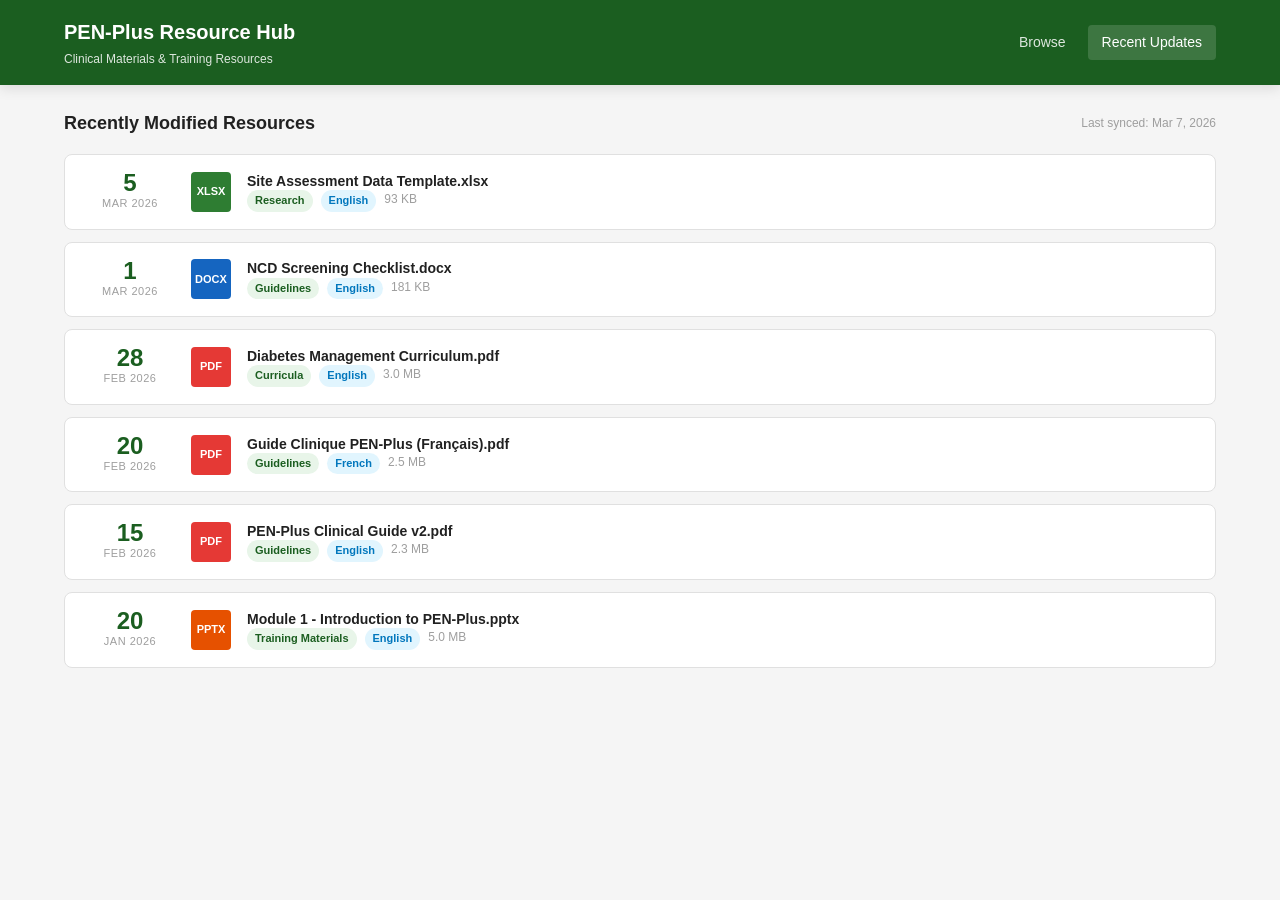
<file: clinical-resources/updates.html>
<!DOCTYPE html>
<html lang="en">
<head>
  <meta charset="UTF-8">
  <meta name="viewport" content="width=device-width, initial-scale=1.0">
  <title>Recent Updates - PEN-Plus Resource Hub</title>
  <link rel="stylesheet" href="css/styles.css">
</head>
<body>
  <header class="site-header">
    <div class="header-inner">
      <div>
        <div class="site-title"><a href="index.html">PEN-Plus Resource Hub</a></div>
        <div class="site-subtitle">Clinical Materials &amp; Training Resources</div>
      </div>
      <nav>
        <a href="index.html">Browse</a>
        <a href="updates.html" class="active">Recent Updates</a>
      </nav>
    </div>
  </header>

  <main class="container">
    <div class="stats-bar">
      <h2 style="font-size: 18px; color: var(--text);">Recently Modified Resources</h2>
      <span id="sync-info" class="sync-info"></span>
    </div>

    <!-- Loading -->
    <div id="loading" class="loading">
      <div class="spinner"></div>
      <p>Loading updates...</p>
    </div>

    <!-- Updates List -->
    <div id="updates-list" class="updates-list"></div>
  </main>

  <script src="js/app.js"></script>
  <script>ResourceHub.initUpdatesPage();</script>
</body>
</html>
</file>
<file: clinical-resources/css/styles.css>
/* PEN-Plus Clinical Resource Hub - Styles */

:root {
  --primary: #1B5E20;
  --primary-light: #4CAF50;
  --primary-bg: #E8F5E9;
  --accent: #0277BD;
  --accent-bg: #E1F5FE;
  --surface: #FFFFFF;
  --bg: #F5F5F5;
  --text: #212121;
  --text-secondary: #616161;
  --text-light: #9E9E9E;
  --border: #E0E0E0;
  --shadow: 0 1px 3px rgba(0,0,0,0.08);
  --shadow-md: 0 4px 12px rgba(0,0,0,0.1);
  --radius: 8px;
  --radius-sm: 4px;
}

*, *::before, *::after {
  margin: 0;
  padding: 0;
  box-sizing: border-box;
}

body {
  font-family: -apple-system, BlinkMacSystemFont, "Segoe UI", Roboto, "Helvetica Neue", Arial, sans-serif;
  background: var(--bg);
  color: var(--text);
  line-height: 1.6;
  min-height: 100vh;
}

a { color: var(--accent); text-decoration: none; }
a:hover { text-decoration: underline; }

/* Header */
.site-header {
  background: var(--primary);
  color: #fff;
  padding: 0;
  position: sticky;
  top: 0;
  z-index: 100;
  box-shadow: var(--shadow-md);
}

.header-inner {
  max-width: 1200px;
  margin: 0 auto;
  padding: 16px 24px;
  display: flex;
  align-items: center;
  justify-content: space-between;
  gap: 16px;
}

.site-title {
  font-size: 20px;
  font-weight: 700;
  white-space: nowrap;
}

.site-title a { color: #fff; }
.site-title a:hover { text-decoration: none; }

.site-subtitle {
  font-size: 12px;
  opacity: 0.85;
  margin-top: 2px;
}

nav {
  display: flex;
  gap: 8px;
}

nav a {
  color: rgba(255,255,255,0.85);
  padding: 6px 14px;
  border-radius: var(--radius-sm);
  font-size: 14px;
  font-weight: 500;
  transition: background 0.15s;
}

nav a:hover, nav a.active {
  background: rgba(255,255,255,0.15);
  color: #fff;
  text-decoration: none;
}

/* Layout */
.container {
  max-width: 1200px;
  margin: 0 auto;
  padding: 24px;
}

/* Search & Filters Bar */
.controls {
  background: var(--surface);
  border-radius: var(--radius);
  padding: 20px;
  margin-bottom: 24px;
  box-shadow: var(--shadow);
  border: 1px solid var(--border);
}

.search-row {
  display: flex;
  gap: 12px;
  margin-bottom: 16px;
}

.search-input {
  flex: 1;
  padding: 10px 16px;
  border: 1px solid var(--border);
  border-radius: var(--radius);
  font-size: 15px;
  outline: none;
  transition: border-color 0.15s;
}

.search-input:focus {
  border-color: var(--primary-light);
  box-shadow: 0 0 0 3px rgba(76,175,80,0.15);
}

.filter-row {
  display: flex;
  gap: 12px;
  flex-wrap: wrap;
  align-items: center;
}

.filter-row label {
  font-size: 13px;
  font-weight: 600;
  color: var(--text-secondary);
  min-width: fit-content;
}

.filter-select {
  padding: 8px 12px;
  border: 1px solid var(--border);
  border-radius: var(--radius-sm);
  font-size: 14px;
  background: #fff;
  outline: none;
  cursor: pointer;
  min-width: 160px;
}

.filter-select:focus {
  border-color: var(--primary-light);
}

.btn-clear {
  padding: 8px 16px;
  background: none;
  border: 1px solid var(--border);
  border-radius: var(--radius-sm);
  font-size: 13px;
  cursor: pointer;
  color: var(--text-secondary);
  transition: all 0.15s;
}

.btn-clear:hover {
  background: var(--bg);
  border-color: var(--text-light);
}

/* Stats bar */
.stats-bar {
  display: flex;
  justify-content: space-between;
  align-items: center;
  margin-bottom: 16px;
  font-size: 13px;
  color: var(--text-secondary);
}

.stats-bar strong {
  color: var(--text);
}

.sync-info {
  font-size: 12px;
  color: var(--text-light);
}

/* Resource Grid */
.resource-grid {
  display: grid;
  grid-template-columns: repeat(auto-fill, minmax(320px, 1fr));
  gap: 16px;
}

/* Resource Card */
.resource-card {
  background: var(--surface);
  border: 1px solid var(--border);
  border-radius: var(--radius);
  padding: 20px;
  transition: box-shadow 0.15s, transform 0.15s;
  display: flex;
  flex-direction: column;
  gap: 10px;
}

.resource-card:hover {
  box-shadow: var(--shadow-md);
  transform: translateY(-1px);
}

.card-header {
  display: flex;
  align-items: flex-start;
  gap: 12px;
}

.file-icon {
  width: 40px;
  height: 40px;
  border-radius: var(--radius-sm);
  display: flex;
  align-items: center;
  justify-content: center;
  font-size: 11px;
  font-weight: 700;
  flex-shrink: 0;
  color: #fff;
}

.file-icon.pdf  { background: #E53935; }
.file-icon.docx { background: #1565C0; }
.file-icon.pptx { background: #E65100; }
.file-icon.xlsx { background: #2E7D32; }
.file-icon.default { background: #757575; }

.card-title {
  font-size: 15px;
  font-weight: 600;
  line-height: 1.3;
  word-break: break-word;
}

.card-title a { color: var(--text); }
.card-title a:hover { color: var(--accent); }

.card-meta {
  display: flex;
  flex-wrap: wrap;
  gap: 8px;
  font-size: 12px;
}

.badge {
  display: inline-block;
  padding: 2px 8px;
  border-radius: 12px;
  font-size: 11px;
  font-weight: 600;
}

.badge-category {
  background: var(--primary-bg);
  color: var(--primary);
}

.badge-type {
  background: #F3E5F5;
  color: #7B1FA2;
}

.badge-language {
  background: var(--accent-bg);
  color: var(--accent);
}

.card-path {
  font-size: 12px;
  color: var(--text-light);
}

.card-footer {
  display: flex;
  justify-content: space-between;
  align-items: center;
  margin-top: auto;
  padding-top: 10px;
  border-top: 1px solid var(--border);
  font-size: 12px;
  color: var(--text-light);
}

/* Empty state */
.empty-state {
  text-align: center;
  padding: 60px 20px;
  color: var(--text-secondary);
}

.empty-state h3 {
  font-size: 18px;
  margin-bottom: 8px;
}

/* Recent Updates page */
.updates-list {
  display: flex;
  flex-direction: column;
  gap: 12px;
}

.update-item {
  background: var(--surface);
  border: 1px solid var(--border);
  border-radius: var(--radius);
  padding: 16px 20px;
  display: flex;
  align-items: center;
  gap: 16px;
  transition: box-shadow 0.15s;
}

.update-item:hover {
  box-shadow: var(--shadow-md);
}

.update-date {
  min-width: 90px;
  text-align: center;
  flex-shrink: 0;
}

.update-date .day {
  font-size: 24px;
  font-weight: 700;
  color: var(--primary);
  line-height: 1;
}

.update-date .month-year {
  font-size: 11px;
  color: var(--text-light);
  text-transform: uppercase;
  letter-spacing: 0.5px;
}

.update-info {
  flex: 1;
  min-width: 0;
}

.update-info .card-title {
  font-size: 14px;
}

/* Loading spinner */
.loading {
  text-align: center;
  padding: 40px;
  color: var(--text-secondary);
}

.spinner {
  display: inline-block;
  width: 32px;
  height: 32px;
  border: 3px solid var(--border);
  border-top-color: var(--primary);
  border-radius: 50%;
  animation: spin 0.8s linear infinite;
}

@keyframes spin {
  to { transform: rotate(360deg); }
}

/* Responsive */
@media (max-width: 768px) {
  .header-inner {
    flex-direction: column;
    align-items: flex-start;
  }

  .search-row {
    flex-direction: column;
  }

  .filter-row {
    flex-direction: column;
    align-items: stretch;
  }

  .filter-select {
    min-width: auto;
  }

  .resource-grid {
    grid-template-columns: 1fr;
  }

  .update-item {
    flex-direction: column;
    align-items: flex-start;
  }

  .update-date {
    text-align: left;
    display: flex;
    gap: 8px;
    align-items: baseline;
  }
}
</file>
